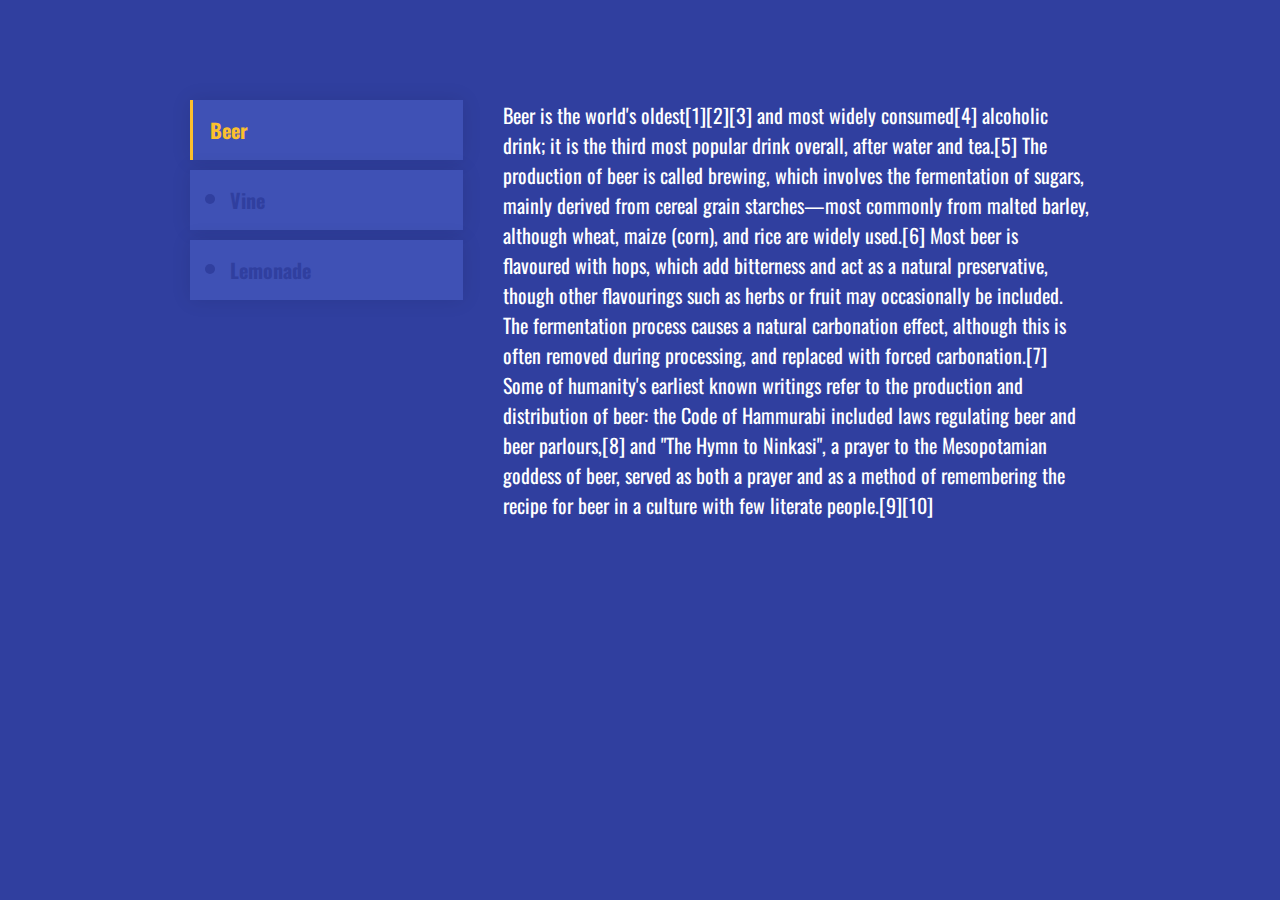
<file: accordion-tabs-with-animation/index.html>
<!DOCTYPE html>
<html >
<head>
  <meta charset="UTF-8">
  <title>Accordion / Tabs with animation</title>
  
  
  
      <link rel="stylesheet" href="css/style.css">

  
</head>

<body>
  <body>
 <div class="naccs">
  <div class="grid">
   <div class="gc gc--1-of-3">
    <div class="menu">
     <div class="active"><span class="light"></span><span>Beer</span></div>
     <div><span class="light"></span><span>Vine</span></div>
     <div><span class="light"></span><span>Lemonade</span></div>
    </div>
   </div>
   <div class="gc gc--2-of-3">
    <ul class="nacc">
     <li class="active">
      <div>
       <p>Beer is the world's oldest[1][2][3] and most widely consumed[4] alcoholic drink; it is the third most popular drink overall, after water and tea.[5] The production of beer is called brewing, which involves the fermentation of sugars, mainly derived
        from cereal grain starches—most commonly from malted barley, although wheat, maize (corn), and rice are widely used.[6] Most beer is flavoured with hops, which add bitterness and act as a natural preservative, though other flavourings such as
        herbs or fruit may occasionally be included. The fermentation process causes a natural carbonation effect, although this is often removed during processing, and replaced with forced carbonation.[7] Some of humanity's earliest known writings refer
        to the production and distribution of beer: the Code of Hammurabi included laws regulating beer and beer parlours,[8] and "The Hymn to Ninkasi", a prayer to the Mesopotamian goddess of beer, served as both a prayer and as a method of remembering
        the recipe for beer in a culture with few literate people.[9][10]</p>
      </div>
     </li>
     <li>
      <div>
       <p>A vine (Latin vīnea "grapevine", "vineyard", from vīnum "wine") in the narrowest sense is the grapevine (Vitis), but more generally it can refer to any plant with a growth habit of trailing or scandent (that is, climbing) stems, lianas or runners.
        The word also can refer to such stems or runners themselves, for instance when used in wicker work.[1][2] In the United Kingdom, the term "vine" applies almost exclusively to the grapevine. The term "climber" is used for all climbing plants.[3]</p>
      </div>
     </li>
     <li>
      <div>
       <p>Lemonade is any of various sweetened beverages found around the world, all characterized by lemon flavor. Most lemonade varieties can be separated into two distinct types: cloudy and clear; each is known simply as "lemonade" (or a cognate) in countries
        where dominant.[1] Cloudy lemonade, generally found in North America and India, is a traditionally homemade drink made with lemon juice, water, and sweetener such as cane sugar or honey.[2] Found in the United Kingdom, Ireland, South Africa, Australia,
        and New Zealand, clear lemonade is a lemon flavoured carbonated soft drink. Not to be confused with Sprite a lemon-lime flavored, soft drink.</p>
      </div>
     </li>
    </ul>
   </div>
  </div>
 </div>
</body>
  <script src='https://cdnjs.cloudflare.com/ajax/libs/jquery/3.1.1/jquery.min.js'></script>

    <script src="js/index.js"></script>

</body>
</html>
</file>
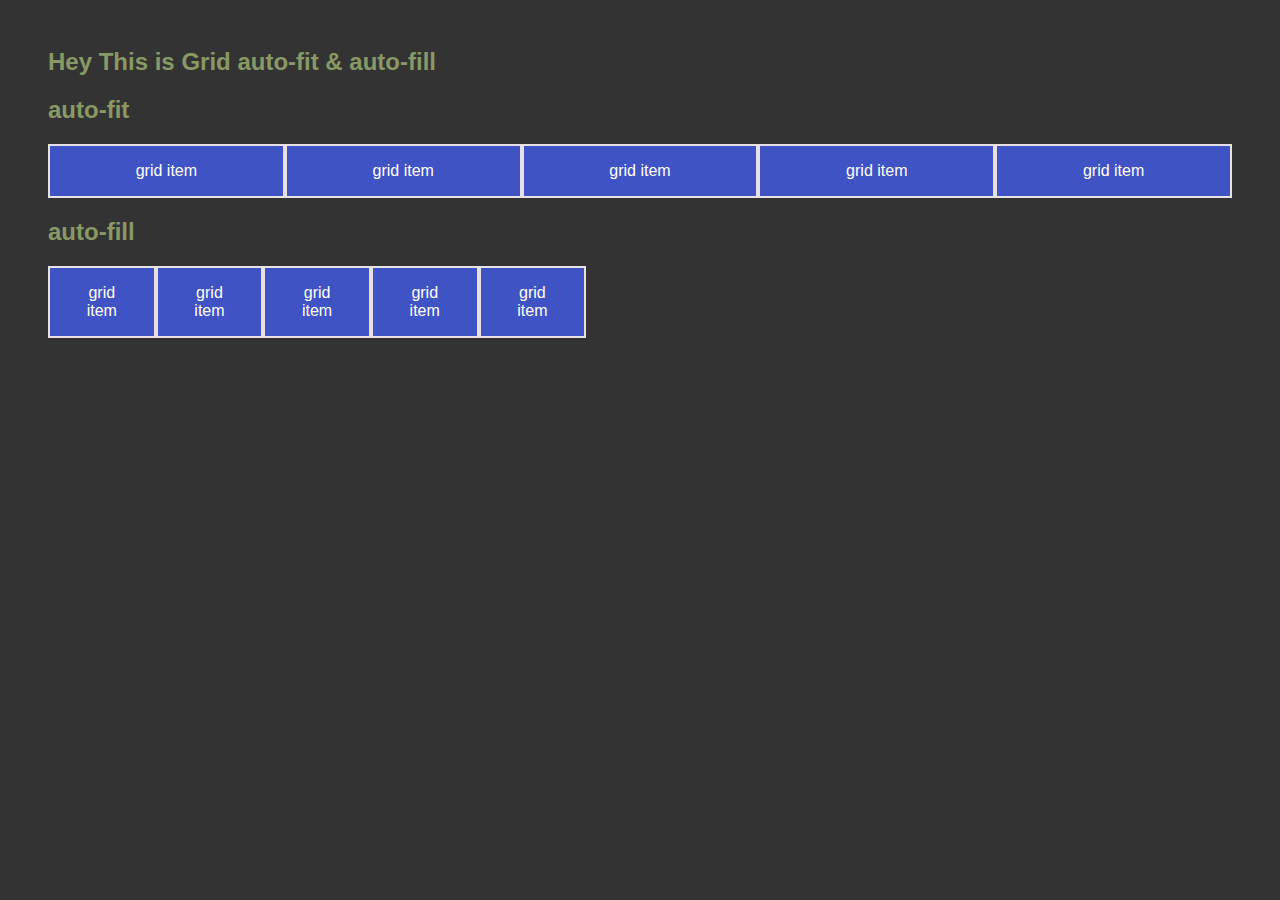
<file: auto-fit auto-fill/index.html>
<!DOCTYPE html>

<head>
    <meta charset="utf-8">
    <meta http-equiv="X-UA-Compatible" content="IE=edge">
    <title></title>
    <meta name="description" content="">
    <meta name="viewport" content="width=device-width, initial-scale=1">
    <link rel="stylesheet" href="style.css">
</head>

<body>
    <h2>Hey This is Grid auto-fit & auto-fill</h2>
    <h2>auto-fit</h2>
    <div class="auto-fit">
        <div class="grid-item">grid item</div>
        <div class="grid-item">grid item</div>
        <div class="grid-item">grid item</div>
        <div class="grid-item">grid item</div>
        <div class="grid-item">grid item</div>
    </div>

    <h2>auto-fill</h2>
    <div class="auto-fill">
        <div class="grid-item">grid item</div>
        <div class="grid-item">grid item</div>
        <div class="grid-item">grid item</div>
        <div class="grid-item">grid item</div>
        <div class="grid-item">grid item</div>
    </div>

    <script src=""></script>
</body>

</html>
</file>
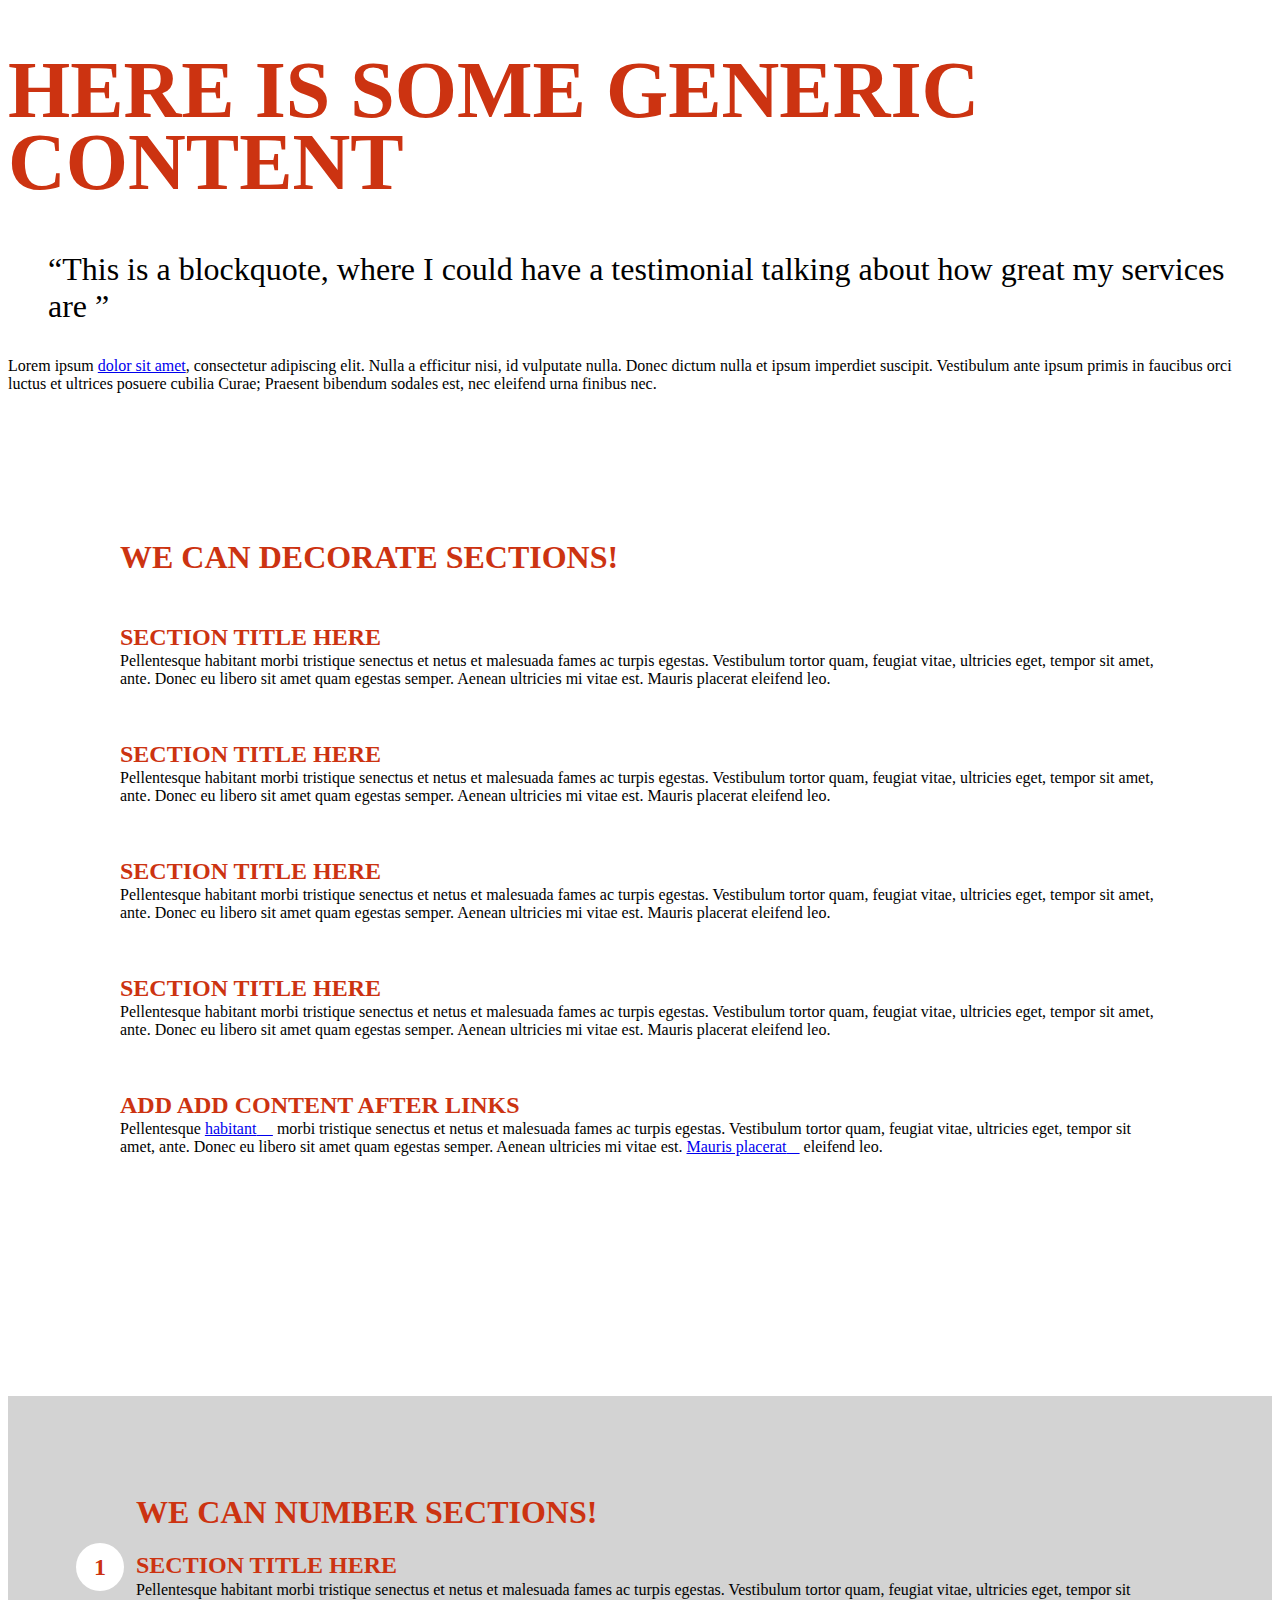
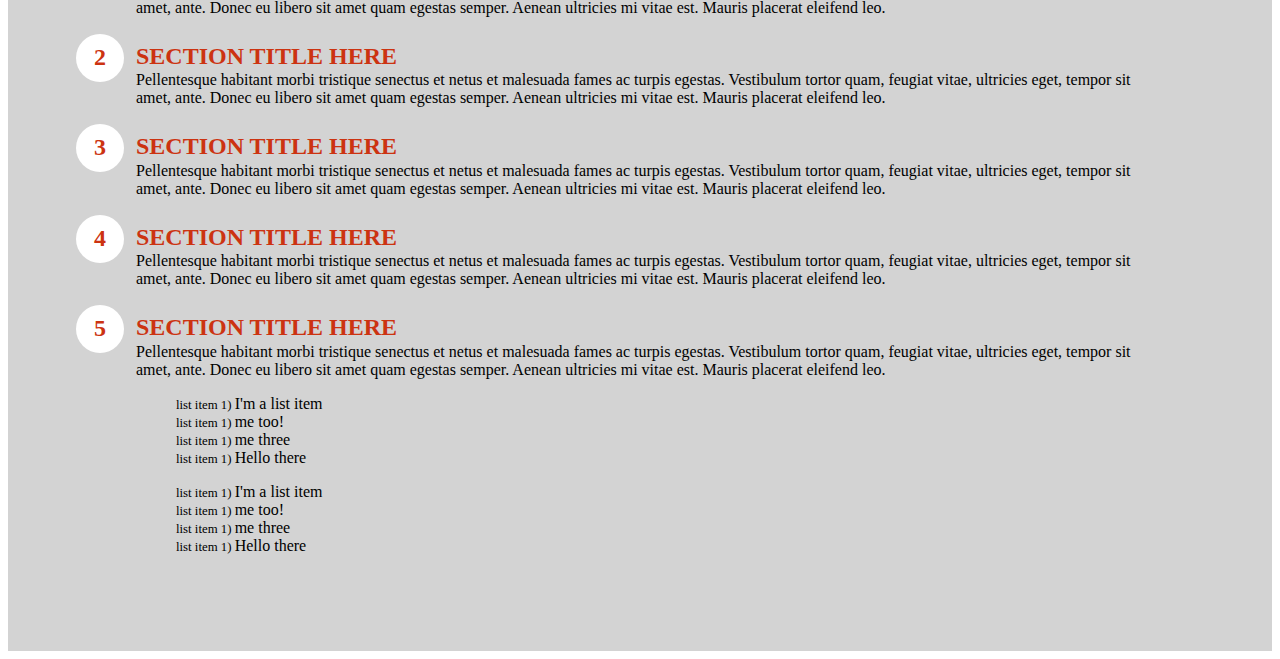
<file: CSS before after KevPow/index.html>
<!DOCTYPE html>
<html>

<head>
    <meta charset="utf-8">
    <meta http-equiv="X-UA-Compatible" content="IE=edge">
    <title></title>
    <meta name="description" content="">
    <meta name="viewport" content="width=device-width, initial-scale=1">
    <link rel="stylesheet" href="style.css">
</head>

<body>
    <h1 class="intro">Here is some generic content</h1>

    <blockquote>This is a blockquote, where I could have a testimonial talking about how great my services are
    </blockquote>

    <p>Lorem ipsum <a href="#" data-tool-tip="a cool tool tip">dolor sit amet</a>, consectetur adipiscing elit. Nulla a
        efficitur nisi, id vulputate nulla. Donec dictum nulla et ipsum imperdiet suscipit. Vestibulum ante ipsum primis
        in
        faucibus orci luctus et ultrices posuere cubilia Curae; Praesent bibendum sodales est, nec eleifend urna finibus
        nec. </p>


    <div class="decorations">
        <h1>We can decorate sections!</h1>
        <h2 class="section-with-deco">Section title here</h2>
        <p>Pellentesque habitant morbi tristique senectus et netus et malesuada fames ac turpis egestas. Vestibulum
            tortor
            quam, feugiat vitae, ultricies eget, tempor sit amet, ante. Donec eu libero sit amet quam egestas semper.
            Aenean
            ultricies mi vitae est. Mauris placerat eleifend leo.</p>
        <h2 class="section-with-deco">Section title here</h2>
        <p>Pellentesque habitant morbi tristique senectus et netus et malesuada fames ac turpis egestas. Vestibulum
            tortor
            quam, feugiat vitae, ultricies eget, tempor sit amet, ante. Donec eu libero sit amet quam egestas semper.
            Aenean
            ultricies mi vitae est. Mauris placerat eleifend leo.</p>
        <h2 class="section-with-deco">Section title here</h2>
        <p>Pellentesque habitant morbi tristique senectus et netus et malesuada fames ac turpis egestas. Vestibulum
            tortor
            quam, feugiat vitae, ultricies eget, tempor sit amet, ante. Donec eu libero sit amet quam egestas semper.
            Aenean
            ultricies mi vitae est. Mauris placerat eleifend leo.</p>
        <h2 class="section-with-deco">Section title here</h2>
        <p>Pellentesque habitant morbi tristique senectus et netus et malesuada fames ac turpis egestas. Vestibulum
            tortor
            quam, feugiat vitae, ultricies eget, tempor sit amet, ante. Donec eu libero sit amet quam egestas semper.
            Aenean
            ultricies mi vitae est. Mauris placerat eleifend leo.</p>
        <h2 class="section-with-deco">Add add content after links</h2>
        <p>Pellentesque <a href="example.pdf">habitant</a> morbi tristique senectus et netus et malesuada fames ac
            turpis
            egestas. Vestibulum tortor quam, feugiat vitae, ultricies eget, tempor sit amet, ante. Donec eu libero sit
            amet
            quam egestas semper. Aenean ultricies mi vitae est. <a href="https://#" target="_blank">Mauris placerat</a>
            eleifend leo.</p>
    </div>


    <div class="counters">
        <h1>We can number sections!</h1>
        <h2 class="section">Section title here</h2>
        <p>Pellentesque habitant morbi tristique senectus et netus et malesuada fames ac turpis egestas. Vestibulum
            tortor
            quam, feugiat vitae, ultricies eget, tempor sit amet, ante. Donec eu libero sit amet quam egestas semper.
            Aenean
            ultricies mi vitae est. Mauris placerat eleifend leo.</p>
        <h2 class="section">Section title here</h2>
        <p>Pellentesque habitant morbi tristique senectus et netus et malesuada fames ac turpis egestas. Vestibulum
            tortor
            quam, feugiat vitae, ultricies eget, tempor sit amet, ante. Donec eu libero sit amet quam egestas semper.
            Aenean
            ultricies mi vitae est. Mauris placerat eleifend leo.</p>
        <h2 class="section">Section title here</h2>
        <p>Pellentesque habitant morbi tristique senectus et netus et malesuada fames ac turpis egestas. Vestibulum
            tortor
            quam, feugiat vitae, ultricies eget, tempor sit amet, ante. Donec eu libero sit amet quam egestas semper.
            Aenean
            ultricies mi vitae est. Mauris placerat eleifend leo.</p>
        <h2 class="section">Section title here</h2>
        <p>Pellentesque habitant morbi tristique senectus et netus et malesuada fames ac turpis egestas. Vestibulum
            tortor
            quam, feugiat vitae, ultricies eget, tempor sit amet, ante. Donec eu libero sit amet quam egestas semper.
            Aenean
            ultricies mi vitae est. Mauris placerat eleifend leo.</p>
        <h2 class="section">Section title here</h2>
        <p>Pellentesque habitant morbi tristique senectus et netus et malesuada fames ac turpis egestas. Vestibulum
            tortor
            quam, feugiat vitae, ultricies eget, tempor sit amet, ante. Donec eu libero sit amet quam egestas semper.
            Aenean
            ultricies mi vitae est. Mauris placerat eleifend leo.</p>
        <ol>
            <li>I'm a list item</li>
            <li>me too!</li>
            <li>me three</li>
            <li>Hello there</li>
        </ol>
        <ol>
            <li>I'm a list item</li>
            <li>me too!</li>
            <li>me three</li>
            <li>Hello there</li>
        </ol>
    </div>


    <script src="" async defer></script>
</body>

</html>
</file>
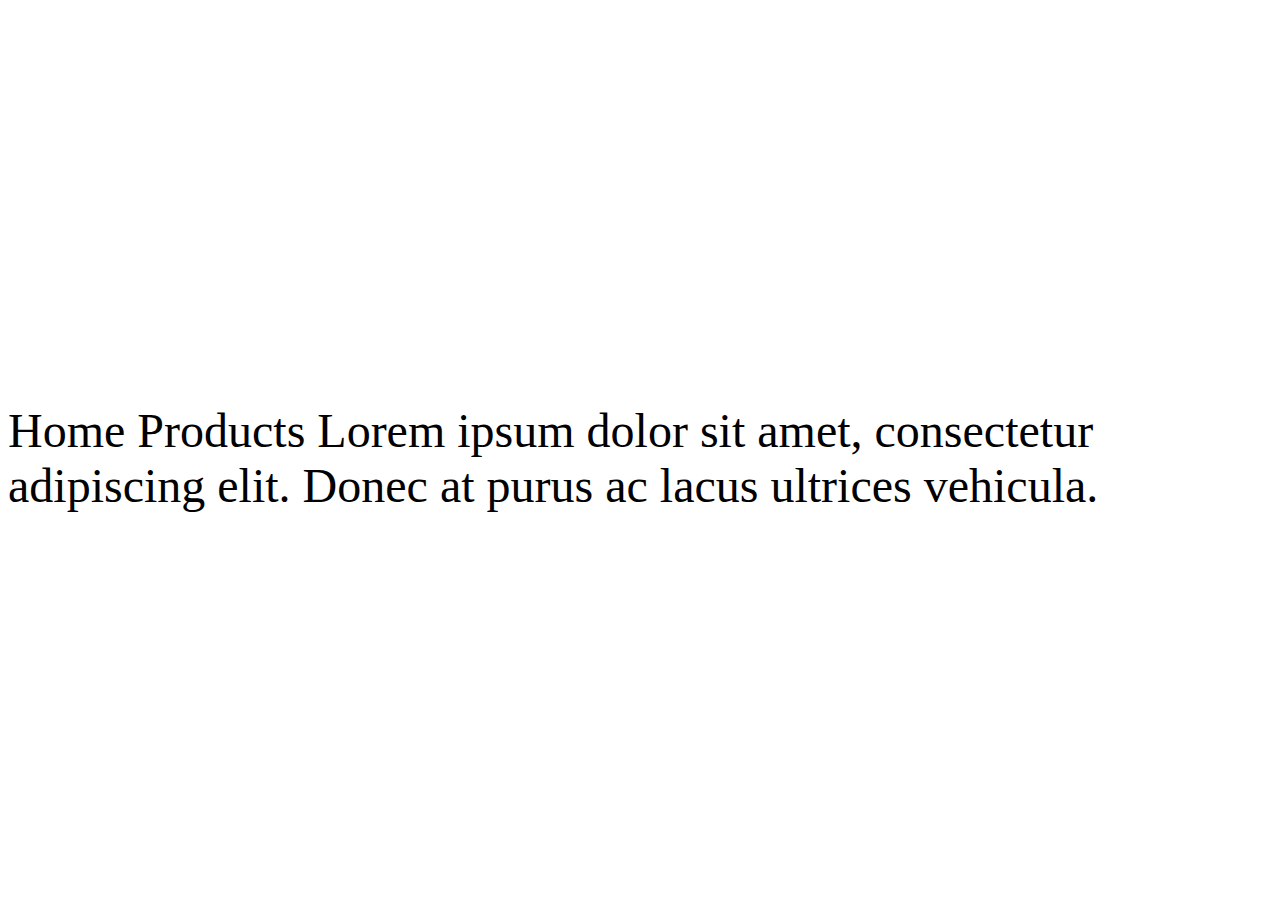
<file: CSS before after/index.html>
<!doctype>
<html>

<head>
    <link rel="stylesheet" href="style.css">
</head>

<body>
    <!-- <h5>This is CSS :before :after</h5><br> -->

    <!-- <p> paragraph text </p>
    <br>

    <!-- <p> paragraph text One </p>

    <a>Johnson is a developer
        who also likes cooking</a>
    <br> -->

    <!-- Home
    Team
    Developers -->

    Home
    Products
    Lorem ipsum dolor sit amet, consectetur
    adipiscing elit. Donec at purus ac lacus
    ultrices vehicula.


</body>

</html>
</file>
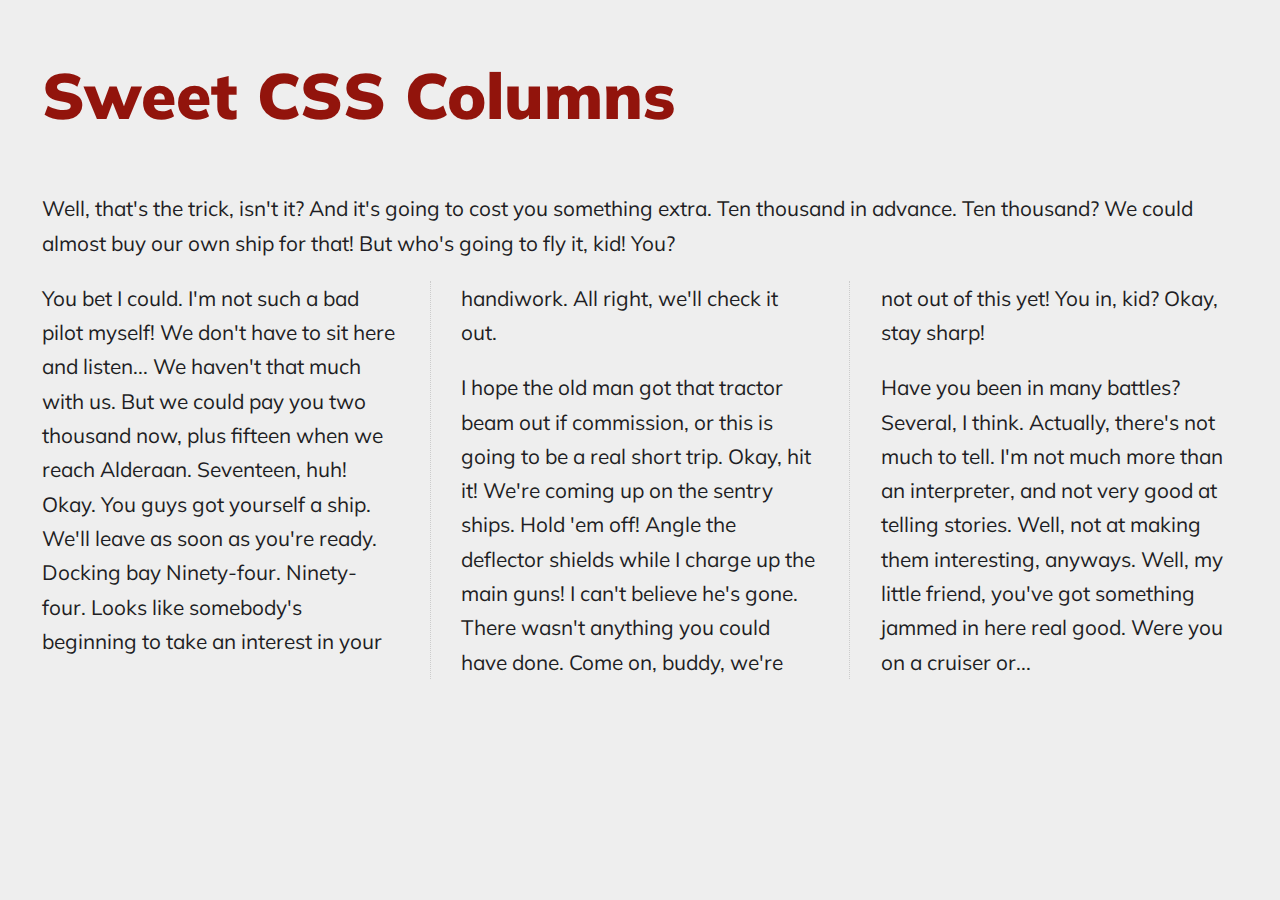
<file: CSS Columns/index.html>
<!DOCTYPE html>
<html lang="en">
<head>
    <meta charset="UTF-8">
    <meta name="viewport" content="width=device-width, initial-scale=1.0">
    <meta http-equiv="X-UA-Compatible" content="ie=edge">
    <link rel="stylesheet" href="style.css">
    <title>CSS Columns</title>
</head>
<body>
    <h1>Sweet CSS Columns</h1>
<div class="columns">
  <p class="intro">Well, that's the trick, isn't it? And it's going to cost you something extra. Ten thousand in advance. Ten thousand? We could almost buy our own ship for that! But who's going to fly it, kid! You?</p> 
  <p>You bet I could. I'm not such a bad pilot myself! We don't have to sit here and listen... We haven't that much with us. But we could pay you two thousand now, plus fifteen when we reach Alderaan. Seventeen, huh! Okay. You guys got yourself a ship. We'll leave as soon as you're ready. Docking bay Ninety-four. Ninety-four. Looks like somebody's beginning to take an interest in your handiwork. All right, we'll check it out.</p>  
  <p>I hope the old man got that tractor beam out if commission, or this is going to be a real short trip. Okay, hit it! We're coming up on the sentry ships. Hold 'em off! Angle the deflector shields while I charge up the main guns! I can't believe he's gone. There wasn't anything you could have done. Come on, buddy, we're not out of this yet! You in, kid? Okay, stay sharp!</p>
  <p>Have you been in many battles? Several, I think. Actually, there's not much to tell. I'm not much more than an interpreter, and not very good at telling stories. Well, not at making them interesting, anyways. Well, my little friend, you've got something jammed in here real good. Were you on a cruiser or...</p>
</div>
</body>
</html>
</file>
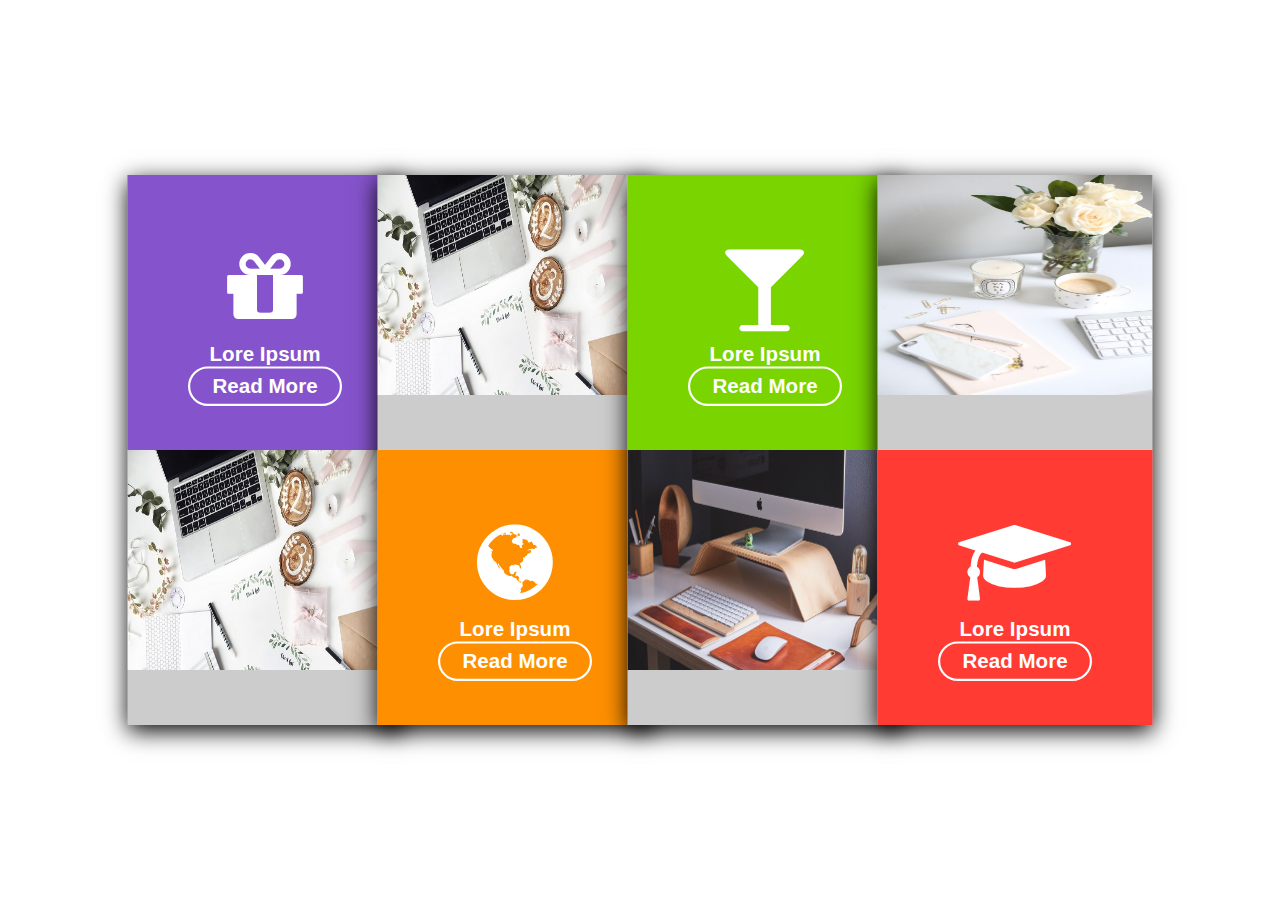
<file: CSS-HoverEffects/index.html>
<!DOCTYPE html>
<html lang="en">
<head>
    <meta charset="UTF-8">
    <meta name="viewport" content="width=device-width, initial-scale=1.0">
    <meta http-equiv="X-UA-Compatible" content="ie=edge">
    <title>CSS-Hover Effects</title>
    <link rel="stylesheet" type="text/css" href="style.css">
    <link href="https://cdnjs.cloudflare.com/ajax/libs/font-awesome/4.7.0/css/font-awesome.min.css" rel="stylesheet">
</head>
<body>
<div class="container">
    <div class="box">
      <div class="thumb">
          <img src="images/img3.jpg">
     </div> <!-- thumb -->
     <div class="details">
       <div class="content">
        <i class="fa fa-gift" aria-hidden="true"></i>
        <h3>Lore Ipsum
            <a href="#"> Read More</a>
        </h3>
    
    </div>  <!-- content -->
     </div>
    </div> <!-- box -->

    <div class="box">
            <div class="thumb">
                <img src="images/img1.jpg">
           </div> <!-- thumb -->
           <div class="details">
             <div class="content">
              <i class="fa fa-globe" aria-hidden="true"></i>
              <h3>Lore Ipsum
                  <a href="#"> Read More</a>
              </h3>
          
          </div>  <!-- content -->
      
           </div>
          </div> <!-- box -->

          <div class="box">
                <div class="thumb">
                    <img src="images/img2.jpg">
               </div> <!-- thumb -->
               <div class="details">
                 <div class="content">
                  <i class="fa fa-glass" aria-hidden="true"></i>
                  <h3>Lore Ipsum
                      <a href="#"> Read More</a>
                  </h3>
              
              </div>  <!-- content -->
          
               </div>
              </div> <!-- box -->
              <div class="box">
                    <div class="thumb">
                        <img src="images/img4.jpg">
                   </div> <!-- thumb -->
                   <div class="details">
                     <div class="content">
                      <i class="fa fa-graduation-cap" aria-hidden="true"></i>
                      <h3>Lore Ipsum
                          <a href="#"> Read More</a>
                      </h3>
                  
                  </div>  <!-- content -->
              
                   </div>
                  </div> <!-- box -->

</div> <!-- container -->
</body>
</html>
</file>
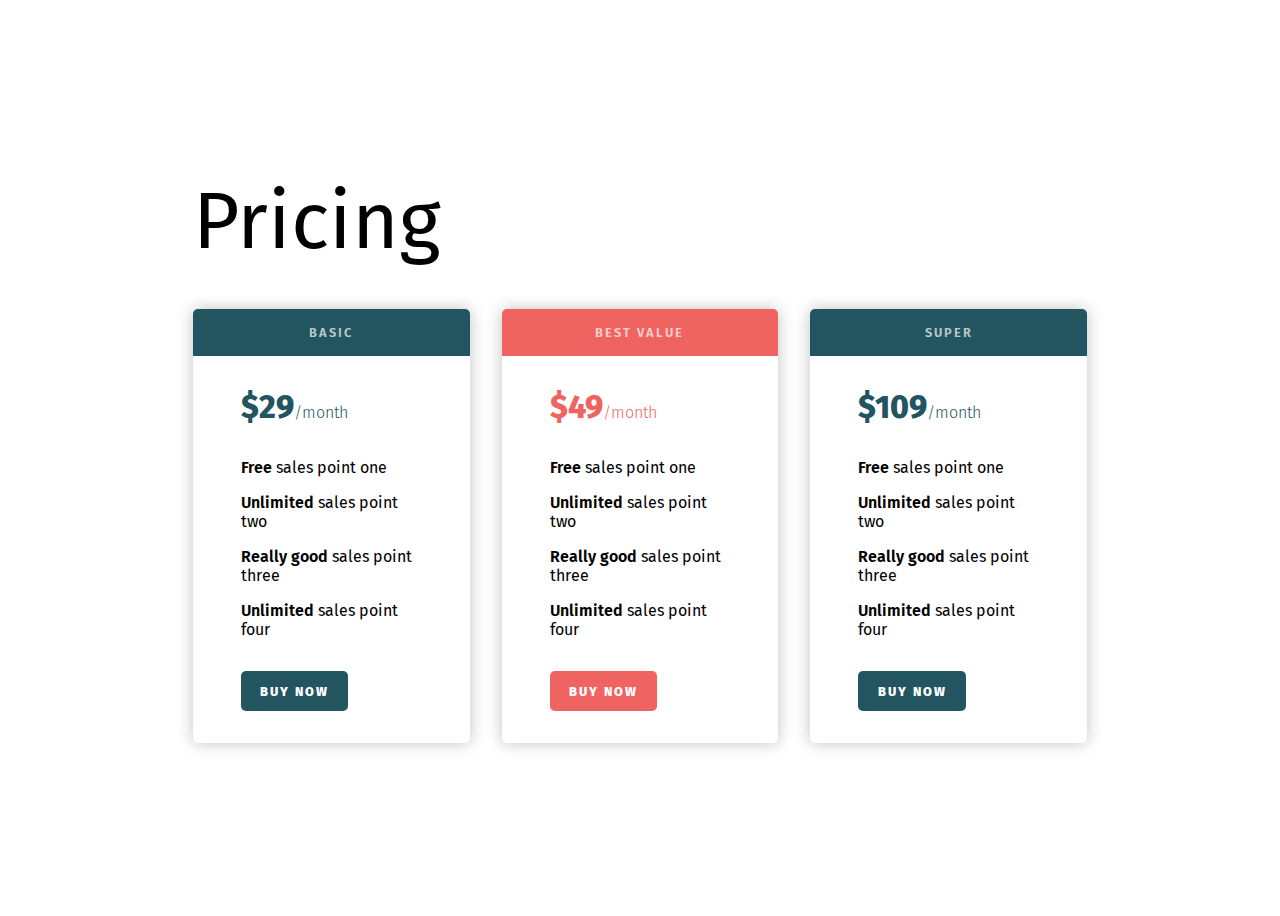
<file: CSS-Pricing/index.html>
<!DOCTYPE html>
<html lang="en">
<head>
    <meta charset="UTF-8">
    <meta name="viewport" content="width=device-width, initial-scale=1.0">
    <link rel="stylesheet" href="style.css"
    <meta http-equiv="X-UA-Compatible" content="ie=edge">
    <title>CSS-Var-Pricing</title>
</head>
<body>
        <section class="pricing">
                <div class="container">
                  <h2>Pricing</h2>
              
                  <div class="pricing__grid">
                    <div class="card">
                      <h3 class="card__title">Basic</h3>
                      <p class="card__price">$29<span>/month</span></p>
                      <div class="card__body">
                        <p><strong>Free</strong> sales point one</p>
                        <p><strong>Unlimited</strong> sales point two</p>
                        <p><strong>Really good</strong> sales point three</p>
                        <p><strong>Unlimited</strong> sales point four</p>
                        <a href="#" class="button button--card">Buy now</a>
                      </div>
                    </div>
              
                    <div class="card card--important">
                      <h3 class="card__title">Best Value</h3>
                      <p class="card__price">$49<span>/month</span></p>
                      <div class="card__body">
                        <p><strong>Free</strong> sales point one</p>
                        <p><strong>Unlimited</strong> sales point two</p>
                        <p><strong>Really good</strong> sales point three</p>
                        <p><strong>Unlimited</strong> sales point four</p>
                        <a href="#" class="button button--card">Buy now</a>
                      </div>
                    </div>
              
                    <div class="card">
                      <h3 class="card__title">Super</h3>
                      <p class="card__price">$109<span>/month</span></p>
                      <div class="card__body">
                        <p><strong>Free</strong> sales point one</p>
                        <p><strong>Unlimited</strong> sales point two</p>
                        <p><strong>Really good</strong> sales point three</p>
                        <p><strong>Unlimited</strong> sales point four</p>
                        <a href="#" class="button button--card">Buy now</a>
                      </div>
                    </div>
                  </div>
                  
                </div>
                
              </section>
    
</body>
</html>
</file>
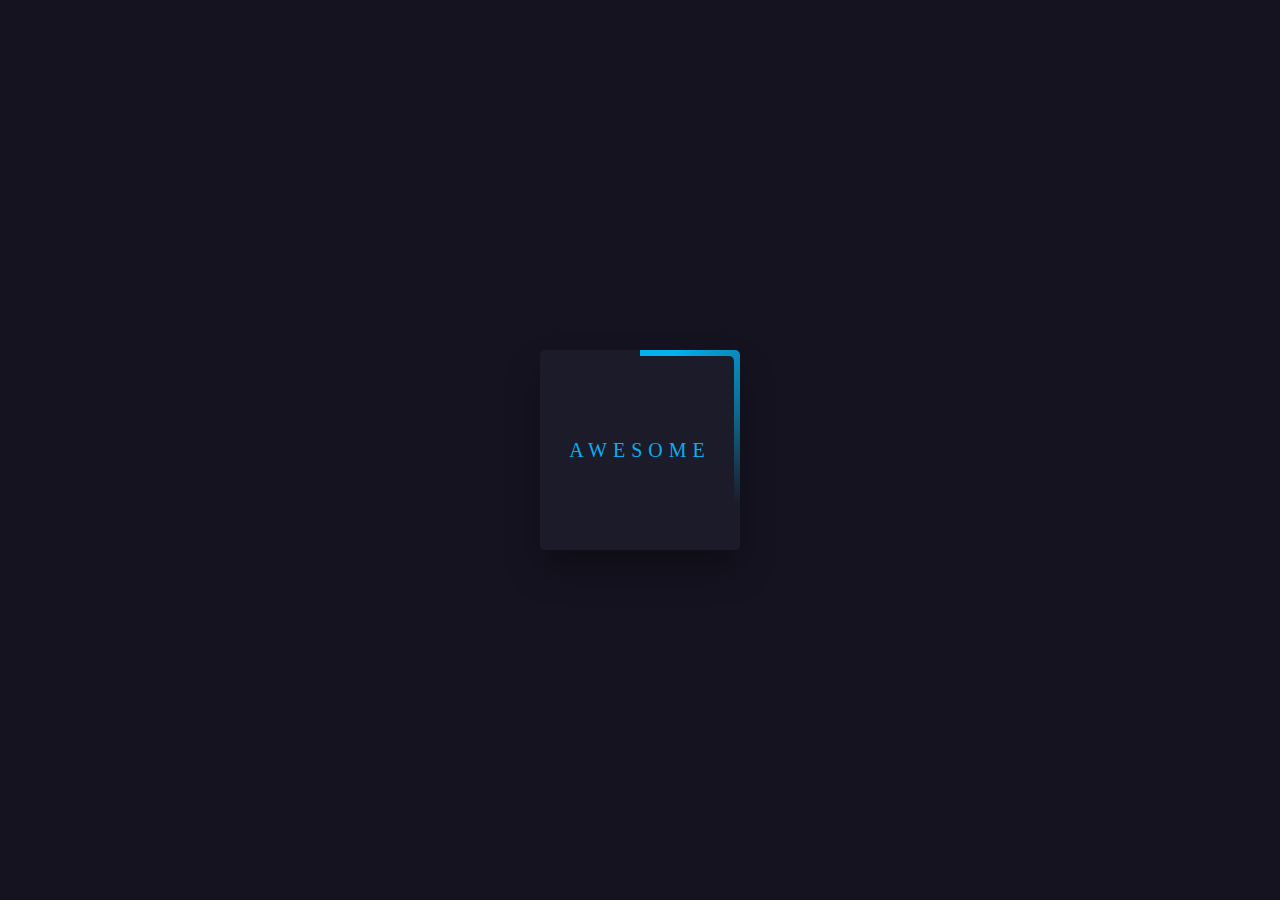
<file: Rotating Borders/index.html>
<!DOCTYPE html>
<html>
<head>
    <title>CSS Border Animation</title>
    <!--Google Font-->
    <link href="https://fonts.googleapis.com/css2?family=Poppins:wght@700&display=swap" rel="stylesheet">
    <!--Stylesheet-->
    <link rel="stylesheet" href="style.css">
</head>
<body>
    <div></div>
</body>
</html>
</file>
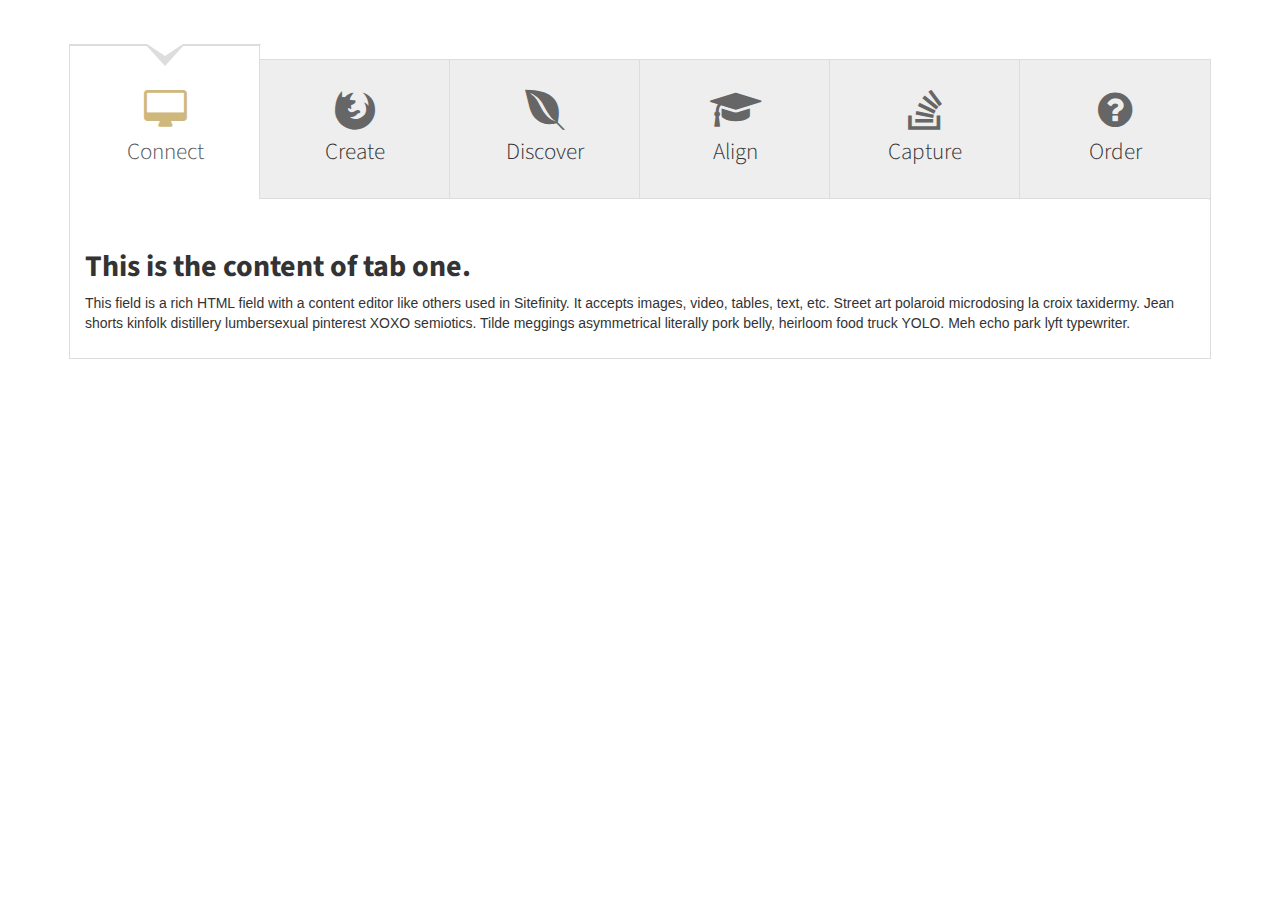
<file: tabs-featured/index.html>
<!DOCTYPE html>
<html >
<head>
  <meta charset="UTF-8">
  <title>Featured Tabs</title>
  
  
  <link rel='stylesheet prefetch' href='https://maxcdn.bootstrapcdn.com/bootstrap/3.3.5/css/bootstrap.min.css'>
<link rel='stylesheet prefetch' href='https://maxcdn.bootstrapcdn.com/font-awesome/4.7.0/css/font-awesome.min.css'>
<link rel='stylesheet prefetch' href='https://fonts.googleapis.com/css?family=Source+Sans+Pro:400,200,300,700'>

      <link rel="stylesheet" href="css/style.css">

  
</head>

<body>
  <div class="container"> 
<section id="fancyTabWidget" class="tabs t-tabs">
        <ul class="nav nav-tabs fancyTabs" role="tablist">
        
                    <li class="tab fancyTab active">
                    <div class="arrow-down"><div class="arrow-down-inner"></div></div>	
                        <a id="tab0" href="#tabBody0" role="tab" aria-controls="tabBody0" aria-selected="true" data-toggle="tab" tabindex="0"><span class="fa fa-desktop"></span><span class="hidden-xs">Connect</span></a>
                    	<div class="whiteBlock"></div>
                    </li>
                    
                    <li class="tab fancyTab">
                    <div class="arrow-down"><div class="arrow-down-inner"></div></div>
                        <a id="tab1" href="#tabBody1" role="tab" aria-controls="tabBody1" aria-selected="true" data-toggle="tab" tabindex="0"><span class="fa fa-firefox"></span><span class="hidden-xs">Create</span></a>
                        <div class="whiteBlock"></div>
                    </li>
                    
                    <li class="tab fancyTab">
                    <div class="arrow-down"><div class="arrow-down-inner"></div></div>
                        <a id="tab2" href="#tabBody2" role="tab" aria-controls="tabBody2" aria-selected="true" data-toggle="tab" tabindex="0"><span class="fa fa-envira"></span><span class="hidden-xs">Discover</span></a>
                        <div class="whiteBlock"></div>
                    </li>
                    
                    <li class="tab fancyTab">
                    <div class="arrow-down"><div class="arrow-down-inner"></div></div>
                        <a id="tab3" href="#tabBody3" role="tab" aria-controls="tabBody3" aria-selected="true" data-toggle="tab" tabindex="0"><span class="fa fa-mortar-board"></span><span class="hidden-xs">Align</span></a>
                        <div class="whiteBlock"></div>
                    </li> 
                         
                    <li class="tab fancyTab">
                    <div class="arrow-down"><div class="arrow-down-inner"></div></div>
                        <a id="tab4" href="#tabBody4" role="tab" aria-controls="tabBody4" aria-selected="true" data-toggle="tab" tabindex="0"><span class="fa fa-stack-overflow"></span><span class="hidden-xs">Capture</span></a>
                        <div class="whiteBlock"></div>
                    </li>
                    
                    <li class="tab fancyTab">
                    <div class="arrow-down"><div class="arrow-down-inner"></div></div>
                        <a id="tab5" href="#tabBody5" role="tab" aria-controls="tabBody5" aria-selected="true" data-toggle="tab" tabindex="0"><span class="fa fa-question-circle"></span><span class="hidden-xs">Order</span></a>
                        <div class="whiteBlock"></div>
                    </li>
        </ul>
        <div id="myTabContent" class="tab-content fancyTabContent" aria-live="polite">
                    <div class="tab-pane  fade active in" id="tabBody0" role="tabpanel" aria-labelledby="tab0" aria-hidden="false" tabindex="0">
                        <div>
                        	<div class="row">
                            	
                                <div class="col-md-12">
                        			<h2>This is the content of tab one.</h2>
                                    <p>This field is a rich HTML field with a content editor like others used in Sitefinity. It accepts images, video, tables, text, etc. Street art polaroid microdosing la croix taxidermy. Jean shorts kinfolk distillery lumbersexual pinterest XOXO semiotics. Tilde meggings asymmetrical literally pork belly, heirloom food truck YOLO. Meh echo park lyft typewriter. </p>
                                </div>
                                
                            </div>
                        </div>
                    </div>
                    <div class="tab-pane  fade" id="tabBody1" role="tabpanel" aria-labelledby="tab1" aria-hidden="true" tabindex="0">
                        <div class="row">
                            	
                                <div class="col-md-12">
                        			<h2>This is the content of tab two.</h2>
                                    <p>This field is a rich HTML field with a content editor like others used in Sitefinity. It accepts images, video, tables, text, etc. Street art polaroid microdosing la croix taxidermy. Jean shorts kinfolk distillery lumbersexual pinterest XOXO semiotics. Tilde meggings asymmetrical literally pork belly, heirloom food truck YOLO. Meh echo park lyft typewriter. </p>
                                   
                                </div>
                            </div>
                    </div>
                    <div class="tab-pane  fade" id="tabBody2" role="tabpanel" aria-labelledby="tab2" aria-hidden="true" tabindex="0">
                        <div class="row">
                                <div class="col-md-12">
                        			<h2>This is the content of tab three.</h2>
                                    <p>This field is a rich HTML field with a content editor like others used in Sitefinity. It accepts images, video, tables, text, etc. Street art polaroid microdosing la croix taxidermy. Jean shorts kinfolk distillery lumbersexual pinterest XOXO semiotics. Tilde meggings asymmetrical literally pork belly, heirloom food truck YOLO. Meh echo park lyft typewriter. </p>
                                  
                                </div>
                            </div>
                    </div>
                    <div class="tab-pane  fade" id="tabBody3" role="tabpanel" aria-labelledby="tab3" aria-hidden="true" tabindex="0">
                    <div class="row">
                        <div class="col-md-12">
                        			<h2>This is the content of tab four.</h2>
                                    <p>This field is a rich HTML field with a content editor like others used in Sitefinity. It accepts images, video, tables, text, etc. Street art polaroid microdosing la croix taxidermy. Jean shorts kinfolk distillery lumbersexual pinterest XOXO semiotics. Tilde meggings asymmetrical literally pork belly, heirloom food truck YOLO. Meh echo park lyft typewriter. </p>
                                  
                                </div>
                            </div>
                    </div>
                    <div class="tab-pane  fade" id="tabBody4" role="tabpanel" aria-labelledby="tab4" aria-hidden="true" tabindex="0">
                    <div class="row">
                        <div class="col-md-12">
                        			<h2>This is the content of tab five.</h2>
                                    <p>This field is a rich HTML field with a content editor like others used in Sitefinity. It accepts images, video, tables, text, etc. Street art polaroid microdosing la croix taxidermy. Jean shorts kinfolk distillery lumbersexual pinterest XOXO semiotics. Tilde meggings asymmetrical literally pork belly, heirloom food truck YOLO. Meh echo park lyft typewriter. </p>
                                  
                                </div>
                            </div>
                    </div>
                    <div class="tab-pane  fade" id="tabBody5" role="tabpanel" aria-labelledby="tab5" aria-hidden="true" tabindex="0">
                    <div class="row">
                        <div class="col-md-12">
                        			<h2>This is the content of tab six.</h2>
                                    <p>This field is a rich HTML field with a content editor like others used in Sitefinity. It accepts images, video, tables, text, etc. Street art polaroid microdosing la croix taxidermy. Jean shorts kinfolk distillery lumbersexual pinterest XOXO semiotics. Tilde meggings asymmetrical literally pork belly, heirloom food truck YOLO. Meh echo park lyft typewriter. </p>
                                  
                                </div>
                            </div>
                    </div>
        </div>

    </section>
</div>
  <script src='http://cdnjs.cloudflare.com/ajax/libs/jquery/2.1.3/jquery.min.js'></script>
<script src='https://maxcdn.bootstrapcdn.com/bootstrap/3.3.7/js/bootstrap.min.js'></script>

    <script src="js/index.js"></script>

</body>
</html>
</file>
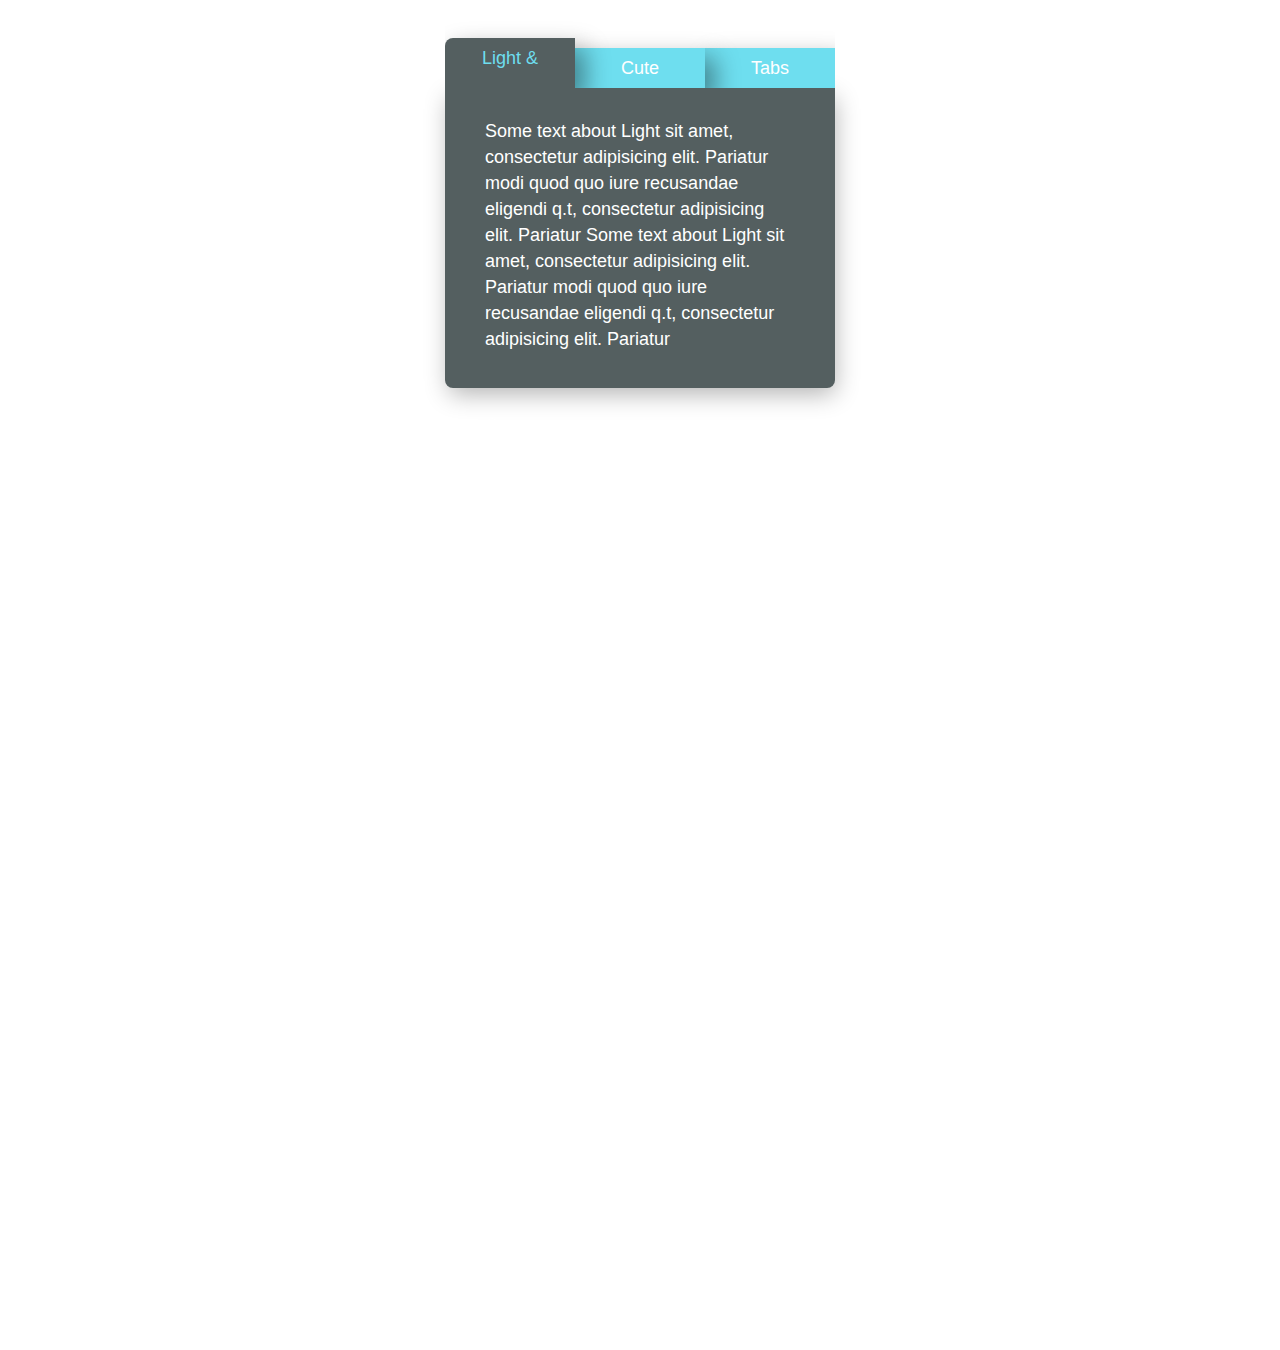
<file: tabs-light-sexy/index.html>
<!DOCTYPE html>
<html >
<head>
  <meta charset="UTF-8">
  <title>Light & Sexy Tabs</title>
  
  
  
      <link rel="stylesheet" href="css/style.css">

  
</head>

<body>
  <div class="wrap">
  
  <ul class="tabs group">
    <li><a class="active" href="#/one">Light &</a></li>
    <li><a href="#/two">Cute</a></li>
    <li><a href="#/three">Tabs</a></li>
    <li><a href="#/four">Cute</a></li>
    <li><a href="#/five">Tabs</a></li>
  </ul>
  
  <div id="content">
    <p id="one">Some text about Light sit amet, consectetur adipisicing elit. Pariatur modi quod quo iure 
      recusandae eligendi q.t, consectetur adipisicing elit. Pariatur 
      Some text about Light sit amet, consectetur adipisicing elit. Pariatur modi quod quo iure recusandae eligendi q.t, consectetur adipisicing elit. Pariatur 
    </p>
    <p id="two">Cute  consectetur adipisicing elit. Pariatur modi quod quo iure recusandae eligendi q.t, consectetur adipisicing elit. Pariatur modi quod quo iureq
      Some text about Light sit amet, consectetur adipisicing elit. Pariatur modi quod quo iure recusandae eligendi q.t, consectetur adipisicing elit. Pariatur 
    </p>
    <p id="three">Tabs , consectetur adipisicing elit. Pariatur modi quod quo iure recusandae eligendi q.t, consectetur adipisicing elit. Pariatur modi quod quo iureq
      Some text about Light sit amet, consectetur adipisicing elit. Pariatur modi quod quo iure recusandae eligendi q.t, consectetur adipisicing elit. Pariatur 
    </p>
    <p id="four">Cute  consectetur adipisicing elit. Pariatur modi quod quo iure recusandae eligendi q.t, consectetur adipisicing elit. Pariatur modi quod quo iureq</p>
    <p id="five">Tabs , consectetur adipisicing elit. Pariatur modi quod quo iure recusandae eligendi q.t, consectetur adipisicing elit. Pariatur modi quod quo iureq</p>
  </div>
  
</div>
  <script src='http://cdnjs.cloudflare.com/ajax/libs/jquery/2.1.3/jquery.min.js'></script>

    <script src="js/index.js"></script>

</body>
</html>
</file>
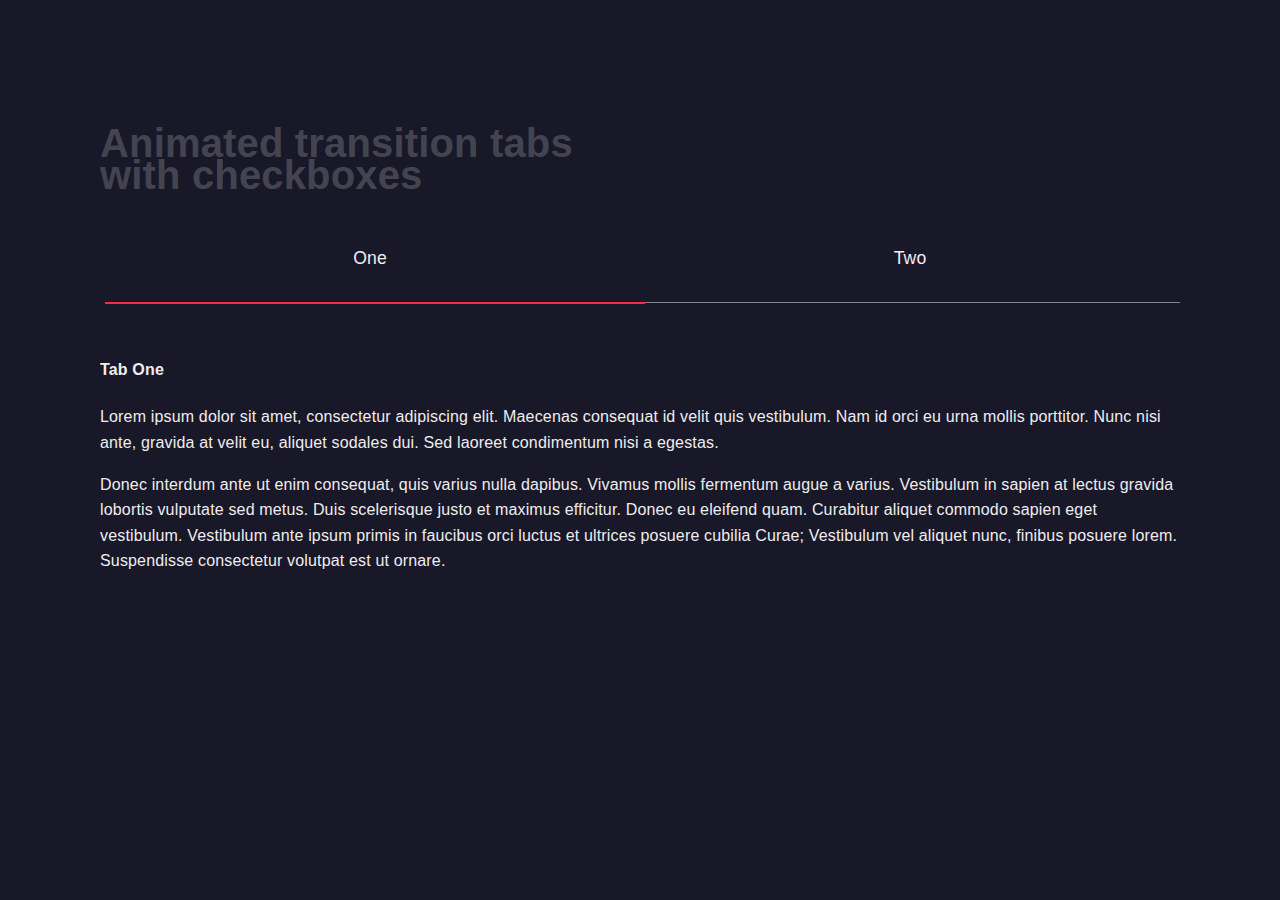
<file: tabs-pitaya-css/index.html>
<!DOCTYPE html>
<html >
<head>
  <meta charset="UTF-8">
  <title>Tabs. Pitaya CSS</title>
  
  
  
      <link rel="stylesheet" href="css/style.css">

  
</head>

<body>
  <h1>
    Animated transition tabs<br>
    with checkboxes
</h1>
<div class="tabs">
  <div class="tab-2">
    <label for="tab2-1">One</label>
    <input id="tab2-1" name="tabs-two" type="radio" checked="checked">
    <div>
      <h4>Tab One</h4>
      <p>Lorem ipsum dolor sit amet, consectetur adipiscing elit. Maecenas consequat id velit quis vestibulum. Nam id orci eu urna mollis porttitor. Nunc nisi ante, gravida at velit eu, aliquet sodales dui. Sed laoreet condimentum nisi a egestas.</p><p>Donec interdum ante ut enim consequat, quis varius nulla dapibus. Vivamus mollis fermentum augue a varius. Vestibulum in sapien at lectus gravida lobortis vulputate sed metus. Duis scelerisque justo et maximus efficitur. Donec eu eleifend quam. Curabitur aliquet commodo sapien eget vestibulum. Vestibulum ante ipsum primis in faucibus orci luctus et ultrices posuere cubilia Curae; Vestibulum vel aliquet nunc, finibus posuere lorem. Suspendisse consectetur volutpat est ut ornare.</p>
    </div>
  </div>
  <div class="tab-2">
    <label for="tab2-2">Two</label>
    <input id="tab2-2" name="tabs-two" type="radio">
    <div>
      <h4>Tab Two</h4>
      <p>Quisque sit amet turpis leo. Maecenas sed dolor mi. Pellentesque varius elit in neque ornare commodo ac non tellus. Mauris id iaculis quam. Donec eu felis quam. Morbi tristique lorem eget iaculis consectetur. Class aptent taciti sociosqu ad litora torquent per conubia nostra, per inceptos himenaeos. Aenean at tellus eget risus tempus ultrices. Nam condimentum nisi enim, scelerisque faucibus lectus sodales at.</p>
    </div>
  </div>
</div>
  
  
</body>
</html>
</file>
<file: accordion-tabs-with-animation/css/style.css>
@import url("https://fonts.googleapis.com/css?family=Oswald");
body {
  position: relative;
  font-family: 'Oswald', sans-serif;
  background: #303F9F;
  color: #fff;
  font-size: 20px;
}

.grid {
  list-style: none;
  margin-left: -40px;
}

.gc {
  box-sizing: border-box;
  display: inline-block;
  margin-right: -.25em;
  min-height: 1px;
  padding-left: 40px;
  vertical-align: top;
}

.gc--1-of-3 {
  width: 33.33333%;
}

.gc--2-of-3 {
  width: 66.66666%;
}

.naccs {
  position: relative;
  max-width: 900px;
  margin: 100px auto 0;
}

.naccs .menu div {
  padding: 15px 20px 15px 40px;
  margin-bottom: 10px;
  color: #303F9F;
  background: #3F51B5;
  box-shadow: 0 0 20px rgba(0, 0, 0, 0.1);
  cursor: pointer;
  position: relative;
  vertical-align: middle;
  font-weight: 700;
  -webkit-transition: 1s all cubic-bezier(0.075, 0.82, 0.165, 1);
  transition: 1s all cubic-bezier(0.075, 0.82, 0.165, 1);
}

.naccs .menu div:hover {
  box-shadow: 0 0 10px rgba(0, 0, 0, 0.1);
}

.naccs .menu div span.light {
  height: 10px;
  width: 10px;
  position: absolute;
  top: 24px;
  left: 15px;
  background-color: #303F9F;
  border-radius: 100%;
  -webkit-transition: 1s all cubic-bezier(0.075, 0.82, 0.165, 1);
  transition: 1s all cubic-bezier(0.075, 0.82, 0.165, 1);
}

.naccs .menu div.active span.light {
  background-color: #FBC02D;
  left: 0;
  height: 100%;
  width: 3px;
  top: 0;
  border-radius: 0;
}

.naccs .menu div.active {
  color: #FBC02D;
  padding: 15px 20px 15px 20px;
}

ul.nacc {
  position: relative;
  height: 0px;
  list-style: none;
  margin: 0;
  padding: 0;
  -webkit-transition: 0.5s all cubic-bezier(0.075, 0.82, 0.165, 1);
  transition: 0.5s all cubic-bezier(0.075, 0.82, 0.165, 1);
}

ul.nacc li {
  opacity: 0;
  -webkit-transform: translateX(50px);
          transform: translateX(50px);
  position: absolute;
  list-style: none;
  -webkit-transition: 1s all cubic-bezier(0.075, 0.82, 0.165, 1);
  transition: 1s all cubic-bezier(0.075, 0.82, 0.165, 1);
}

ul.nacc li.active {
  -webkit-transition-delay: .3s;
          transition-delay: .3s;
  z-index: 2;
  opacity: 1;
  -webkit-transform: translateX(0px);
          transform: translateX(0px);
}

ul.nacc li p {
  margin: 0;
}
</file>
<file: auto-fit auto-fill/style.css>
body {
    font-family: 'Raleway', sans-serif;
    color: #896;
    background: #333;
    margin: 3em;
}

/* .portfolio {
    padding: 1em;
    display: grid;
    grid-template-columns: repeat(autofill, minmax(200px, 1fr));
    grid-gap: 1/-1;
} */

.grid-item {
    background: rgb(63, 83, 197);
    color: white;
    text-align: center;
    padding: 1em 2em;
    border: 2px solid rgb(231, 225, 231);
}

.auto-fit {
    display: grid;
    grid-template-columns: repeat(auto-fit, minmax(100px, 1fr))
}

.auto-fill {
    display: grid;
    grid-template-columns: repeat(auto-fill, minmax(100px, 1fr))
}
</file>
<file: CSS before after KevPow/style.css>
@import url('https://fonts.googleapis.com/css?family=Unica+One|Vollkorn');

$ff-ss: 'Unica One';
$ff-s: 'Vollkorn';

$clr-red: #c31;
$clr-black: rgba(black, 1);
$clr-gray: rgba(black, .7);

body {
  font-size: 1rem;
  text-align: center;
  font-family: $ff-s;
  line-height: 1.4;
  color: $clr-gray;
}

h1, h2, h3, h4, h5 {
  font-family: $ff-ss;
  text-transform: uppercase;
  line-height: .9;
  color: #c31;
}

h2 {
  margin-top: 1.2em;
  margin-bottom: 0;
}

p {
  margin-top: .25em;
}

a {
  color: $clr-red;
}

.intro {
  font-size: 5rem;
}


blockquote {
  font-size: 2rem;
  color: $clr-black;
}

blockquote::before {
  content: open-quote;
}

blockquote::after {
  content: close-quote;
}

a[data-tool-tip] {
  position: relative;
}

a[data-tool-tip]::after {
  content: attr(data-tool-tip);
  display: block;
  position: absolute;
  background-color: $clr-gray;
  padding: 1em 3em;
  color: white;
  border-radius: 5px;
  font-size: .8em;
  bottom: 0;
  left: 0;
  white-space: nowrap;
  transform: scale(0);
  transition:
    transform ease-out 150ms,
    bottom ease-out 150ms;
}

a[data-tool-tip]:hover::after {
  transform: scale(1);
  bottom: 100%;
}

.decorations {
  padding: 7em;
}

.section-with-deco::before {
  font-family: 'Font Awesome 5 Free';
  font-weight: 900;
  content: '\f0e7';
  display: block;
  margin-bottom: 5px;
}

a[href$=".pdf"]::after {
  font-family: 'Font Awesome 5 Free';
  content: ' \f1c1'
}

a[href^="http"]::after {
  font-family: 'Font Awesome 5 Free';
  content: ' \f35d';
  font-weight: 900;
  font-size: .8em;
}

.counters {
  background: lightgray;
  text-align: left;
  padding: 5em 8em;
  margin-top: 7em;
  
  counter-reset: counter-name;
}

.section { position: relative; }

.section::before {
  counter-increment: counter-name;
  content: counter(counter-name);
  position: absolute;
  left: -2.5em;
  top: -.5em;
  background: white;
  width: 2em;
  height: 2em;
  border-radius: 50%;
  display: flex;
  justify-content: center;
  align-items: center;
  border: 3px solid $clr-gray;
  color: $clr-gray;
  box-sizing: border-box;
}



.counters ol {
  list-style: none;
}

.counters li::before {
  counter-increment: ordered-list;
  content: 'list item ' counter(ordered-list) ') ';
  font-size: .8em;
  color: $clr-red;
}
</file>
<file: CSS before after/style.css>
body {
    height: 100vh;
    display: flex;
    justify-content: center;
    align-items: center;
    font-size: 3rem;
}

/* p::before {
    content: "";
    background: red;
    display: block;
    width: 15px;
    height: 15px;
} */

/* p::before {
    content: "";
    display: block;
    background: url(icon.jpg) no-repeat;
    width: 20px;
    height: 20px;
    float: left;
    margin: 0 6px 0 0;
} */


/*
p:before {
    content: "this is";
    font-weight: bold;
    font-style: italic;
}

p:after {
    content: "that is";
    font-weight: bold;
    font-style: italic;
} */

/* 

a {
    text-decoration: none;
    font-weight: bold;
    color: rgb(221, 46, 46);
}

a::after {
    content: "";
    display: inline-block;
    background: url("icon.jpg") no-repeat top-right;
    width: 14px;
    height: 12px;
} */

/* a {
    text-decoration: none;
    font-weight: bold;
    color: #000;
}

a::after {
    content: " /";
}

a::first-child::before {
    content: " » ";
}

a::last-child::after {
    content: "";
} */

a {
    float: left;
    display: block;
    width: 100px;
    margin-top: 10px;

}

p::before {
    content: "";
    display: block;
    clear: both;
}
</file>
<file: CSS Columns/style.css>
@import url('https://fonts.googleapis.com/css?family=Muli:300,900');

body {
  font-size: 1.3rem;
  line-height: 1.65;
  font-family: 'Muli', sans-serif;
  color: #1E1E24;
  background-color: #eee;/* #FFF8F0;*/
  margin: 2em;
}

h1 {
  font-size: 4rem;
  color: #92140C;
  font-weight: 900;
}

p { margin-top: 0; }

.columns {
  columns: 250px 3;
  column-rule: 1px dotted #ccc;
  column-gap: 3em;
}

.intro {
  column-span: all; /* Firefox not interested*/
}
</file>
<file: CSS-HoverEffects/style.css>
body{
    margin: 0;
    padding: 0;
    font-family: sans-serif;
}
.container{
    position: absolute;
    top: 50%;
    left: 50%;
    transform: translate(-50%,-50%);
    width: 1000px;
    height: 500px;
    display: flex;
}
 .thumb img{
    height: 200px;
    width: 200px;
}
 .container .box {
     position: relative;
     width: 250px;
     height: 500px;
     background: #ccc;
     transition: .5s;
 }
 .container .box{
     transform: scale(1.1);
     z-index: 1;
     box-shadow: 0 5px 20px rgba(0,0,0,1);
 }
 .container .box .thumb {
     position: absolute;
     width: 100%;
     height: 250px;
     overflow: hidden;
 }
 .container .box:nth-child(odd) .thumb {
   bottom: 0;
   left: 0;
 }
 .container .box .thumb img{
     width: 100%;
 }
 .container .box .details{
  position: absolute;
  width: 100%;
  height: 250px;
  overflow: hidden;
  background: #262626;
 }

 .container .box:nth-child(even) .details {
     bottom: 0;
     left: 0;
 }
 .container .box:nth-child(1) .details {
 background: #8553cb;
 }
 .container .box:nth-child(2) .details {
background: #fe8f01;
 }
 .container .box:nth-child(3) .details {
    background: #79d400;
 }
.container .box:nth-child(4) .details {
        background: #ff3b34;
  }
.container .box .details .content{
    position: absolute;
    top: calc(50% + 16px);
    transform: translateY(-50%);
    width: 100%;
    padding: 20px;
    box-sizing: border-box;
    text-align: center;
    transition: 0.5s;
     }
     .container .box:hover .details .content
     {
         top: calc(50%)
     }
     .container .box .details .content .fa {
        font-size: 80px;
        color: #fff;
         }
         .container .box .details .content h3 {
            margin: 0;
            padding: 0;
            padding: 10px 0;
            color: #fff;
             }  
        .container .box .details .content a
    {
        display: inline-block;
        padding: 5px 20px;
        color: #fff;
        border: 2px solid #fff;
        text-decoration: none;
        transition: 0.5;
        border-radius: 20px;
    }
    .container .box:hover .details .content a
    {
        transform: scale(1); 
    }
    .container .box .details .content h3 a:hover{
       background: #fff;
       color: #262626; 
    }
</file>
<file: CSS-Pricing/style.css>
@import url('https://fonts.googleapis.com/css?family=Fira+Sans:300,600,800');
// https://coolors.co/adf5ff-ef6461-171219-225560-edf060

* {
  box-sizing: border-box;
}

:root {
  --ff: 'Fira Sans', sans-serif;
  
  --fw-n: 300;
  --fw-m: 600;
  --fw-b: 800;
  
  --fs-2: 5rem;
  --fs-p: 1rem;
  
  --primary-clr: #225560;
  --secondary-clr: #36213E;
  --secondary-clr-light: #554971;
  --accent-clr: #EF6461;

  --spacer: 1rem;
  --spacer-md: calc(var(--spacer) * 2);
  --spacer-lg: calc(var(--spacer) * 3);
  
  --shadow: 0 0 1em rgba(0,0,0, .25);
  --br: 5px;
  
}

body { 
  height: 100vh;
  display: flex;
  align-items: center;
  justify-content: center;
  font-family: var(--ff);
}

h2 {
  font-size: var(--fs-2);
  font-weight: var(--fw-l);
  margin: 0 0 .5em;
}

p {
  margin: 0 0 var(--spacer);
}

strong {
  font-weight: var(--fw-m);
}

.button {
  display: inline-block;
  background: var(--primary-clr);
  color: white;
  text-decoration: none;
  padding: 1em 1.5em;
  border-radius: var(--br);
  font-weight: var(--fw-b);
  text-transform: uppercase;
  letter-spacing: 2px;
  font-size: .8rem; 
}

.button--card {
  margin-top: var(--spacer);
}

.container {
  width: 90%;
  max-width: 1200px;
  margin: 0 auto;
  position: relative;
}

.pricing__grid {
  display: grid;
  grid-template-columns: repeat(3, 1fr);
  grid-column-gap: var(--spacer-md);
}

.card {
  border-radius: var(--br);
  overflow: hidden;
  box-shadow: var(--shadow);
}

.card--important {
  --primary-clr: var(--accent-clr);
}

.card__title {
  background: var(--primary-clr);
  color: rgba(255,255,255,.7);
  margin: 0;
  padding: var(--spacer) 0;
  font-weight: var(--fw-m);
  letter-spacing: 2px;
  text-align: center;
  font-size: .8rem;
  text-transform: uppercase;
}

.card__price {
  color: var(--primary-clr);
  padding: 1em var(--spacer-lg);
  margin: 0;
  font-size: 2em;
  font-weight: var(--fw-b);
}

.card__price span {
  font-size: .5em;
  font-weight: var(--fw-n);
}

.card__body {
  padding: 0 var(--spacer-lg) 2em;
}
</file>
<file: Rotating Borders/style.css>
*,
*:before,
*:after{
    padding: 0;
    margin: 0;
    box-sizing: border-box;
}
body{
    background-color: #151320;
}
div{
    height: 200px;
    width: 200px;
    position: absolute;
    margin: auto;
    top: 0;
    bottom: 0;
    left: 0;
    right: 0;
    box-shadow: 0 20px 35px rgba(0,0,0,0.3);
    border-radius: 5px;
    overflow: hidden;
    background-color: #1c1b29;
}
div:before{
    content: "";
    background-image: conic-gradient(
        #04b0ee 20deg,
        transparent 120deg
    );
    height: 150%;
    width: 150%;
    position: absolute;
    left: -25%;
    top: -25%;
    animation: rotate 2s infinite linear;
}
@keyframes rotate{
    100%{
        transform: rotate(-360deg);
    }
}
div:after{
    content: "AWESOME";
    height: 94%;
    width: 94%;
    position: absolute;
    background-color: #1c1b29;
    border-radius: 5px;
    top: 3%;
    left: 3%;
    color: #04b0ee;
    display: grid;
    place-items: center;
    font-size: 20px;
    letter-spacing: 6px;
}
</file>
<file: tabs-featured/css/style.css>
.container {
  margin-top:30px;
}

h1, h2, h3, h4, h5, h6 {
  font-family: 'Source Sans Pro';
  font-weight:700;
}

.fancyTab {
	text-align: center;
  padding:15px 0;
  background-color: #eee;
	box-shadow: 0 0 0 1px #ddd;
	top:15px;	
  transition: top .2s;
}

.fancyTab.active {
  top:0;
  transition:top .2s;
}

.whiteBlock {
  display:none;
}

.fancyTab.active .whiteBlock {
  display:block;
  height:2px;
  bottom:-2px;
  background-color:#fff;
  width:99%;
  position:absolute;
  z-index:1;
}

.fancyTab a {
	font-family: 'Source Sans Pro';
	font-size:1.65em;
	font-weight:300;
  transition:.2s;
  color:#333;
}

.fancyTab .hidden-xs {
  white-space:nowrap;
}

.fancyTabs {
	border-bottom:2px solid #ddd;
  margin: 15px 0 0;
}

li.fancyTab a {
  padding-top: 15px;
  top:-15px;
  padding-bottom:0;
}

li.fancyTab.active a {
  padding-top: inherit;
}

.fancyTab .fa {
  font-size: 40px;
	width:100%;
	padding: 15px 0 5px;
  color:#666;
}

.fancyTab.active .fa {
  color: #cfb87c;
}

.fancyTab a:focus {
	outline:none;
}

.fancyTabContent {
  border-color: transparent;
  box-shadow: 0 -2px 0 -1px #fff, 0 0 0 1px #ddd;
  padding: 30px 15px 15px;
  position:relative;
  background-color:#fff;
}

.nav-tabs > li.fancyTab.active > a, 
.nav-tabs > li.fancyTab.active > a:focus,
.nav-tabs > li.fancyTab.active > a:hover {
	border-width:0;
}

.nav-tabs > li.fancyTab:hover {
	background-color:#f9f9f9;
	box-shadow: 0 0 0 1px #ddd;
}

.nav-tabs > li.fancyTab.active:hover {
  background-color:#fff;
  box-shadow: 1px 1px 0 1px #fff, 0 0px 0 1px #ddd, -1px 1px 0 0px #ddd inset;
}

.nav-tabs > li.fancyTab:hover a {
	border-color:transparent;
}

.nav.nav-tabs .fancyTab a[data-toggle="tab"] {
  background-color:transparent;
  border-bottom:0;
}

.nav-tabs > li.fancyTab:hover a {
  border-right: 1px solid transparent;
}

.nav-tabs > li.fancyTab > a {
	margin-right:0;
	border-top:0;
  padding-bottom: 30px;
  margin-bottom: -30px;
}

.nav-tabs > li.fancyTab {
	margin-right:0;
	margin-bottom:0;
}

.nav-tabs > li.fancyTab:last-child a {
  border-right: 1px solid transparent;
}

.nav-tabs > li.fancyTab.active:last-child {
  border-right: 0px solid #ddd;
	box-shadow: 0px 2px 0 0px #fff, 0px 0px 0 1px #ddd;
}

.fancyTab:last-child {
  box-shadow: 0 0 0 1px #ddd;
}

.tabs .nav-tabs li.fancyTab.active a {
	box-shadow:none;
  top:0;
}


.fancyTab.active {
  background: #fff;
	box-shadow: 1px 1px 0 1px #fff, 0 0px 0 1px #ddd, -1px 1px 0 0px #ddd inset;
  padding-bottom:30px;
}

.arrow-down {
	display:none;
  width: 0;
  height: 0;
  border-left: 20px solid transparent;
  border-right: 20px solid transparent;
  border-top: 22px solid #ddd;
  position: absolute;
  top: -1px;
  left: calc(50% - 20px);
}

.arrow-down-inner {
  width: 0;
  height: 0;
  border-left: 18px solid transparent;
  border-right: 18px solid transparent;
  border-top: 12px solid #fff;
  position: absolute;
  top: -22px;
  left: -18px;
}

.fancyTab.active .arrow-down {
  display: block;
}

@media (max-width: 1200px) {
  
  .fancyTab .fa {
  	font-size: 36px;
  }
  
  .fancyTab .hidden-xs {
    font-size:22px;
	}
		
}
	
	
@media (max-width: 992px) {
    
  .fancyTab .fa {
  	font-size: 33px;
  }
    
  .fancyTab .hidden-xs {
  	font-size:18px;
    font-weight:normal;
  }
		
}
	
	
@media (max-width: 768px) {
    
  .fancyTab > a {
    font-size:18px;
  }
    
  .nav > li.fancyTab > a {
    padding:15px 0;
    margin-bottom:inherit;
  }
    
  .fancyTab .fa {
    font-size:30px;
  }
    
  .nav-tabs > li.fancyTab > a {
    border-right:1px solid transparent;
    padding-bottom:0;
  }
    
  .fancyTab.active .fa {
    color: #333;
	}
		
}
</file>
<file: tabs-light-sexy/css/style.css>
@import url(http://fonts.googleapis.com/css?family=Open+Sans:300,400&subset=latin,latin-ext);

body {
    overflow-y: scroll;
  
}
.wrap {
  marin: 0 auto;
}
ul.tabs {
	width: 390px;
	height: 80px;
	margin: 0 auto;
	list-style: none;
	overflow: hidden;
  padding: 0;
}
ul.tabs li {	
	float: left;
	width: 130px;

  
}
ul.tabs li a {
	position: relative;
	display: block;
	height: 30px;
	margin-top: 40px;
	padding: 10px 0 0 0;
	font-family: sans-serif;
	font-size: 18px;
	text-align: center;	
	text-decoration: none;
	color: #ffffff;
	background: #6edeef;
	-webkit-box-shadow: 8px 12px 25px 2px rgba(0,0,0,0.4);
	   -moz-box-shadow: 8px 12px 25px 2px rgba(0,0,0,0.4);
	        box-shadow: 8px 12px 25px 2px rgba(0,0,0,0.4);
	        	border: 0px solid #000000;
	-webkit-transition: padding 0.2s ease, margin 0.2s ease;
       -moz-transition: padding 0.2s ease, margin 0.2s ease;
         -o-transition: padding 0.2s ease, margin 0.2s ease;
        -ms-transition: padding 0.2s ease, margin 0.2s ease;
            transition: padding 0.2s ease, margin 0.2s ease;
}
.tabs li:first-child a {
	z-index: 3;
  -webkit-border-top-left-radius: 8px;
-moz-border-radius-topleft: 8px;
border-top-left-radius: 8px;
}
.tabs li:nth-child(2) a {
	z-index: 2;
}
.tabs li:last-child a {
	z-index: 1;
  -webkit-box-shadow: 2px 8px 25px -2px rgba(0,0,0,0.3);
	   -moz-box-shadow: 2px 8px 25px -2px rgba(0,0,0,0.3);
	        box-shadow: 2px 8px 25px -2px rgba(0,0,0,0.3);
  -webkit-border-top-right-radius: 8px;
-moz-border-radius-topright: 8px;
border-top-right-radius: 8px;
}
ul.tabs li a:hover {
	margin: 35px 0 0 0;
	padding: 10px 0 5px 0;
}
ul.tabs li a.active {
	margin: 30px 0 0 0;
	padding: 10px 0 10px 0;
	background: #545f60;
	color: #6edeef;
	/*color: #ff6831;*/
	z-index: 4;
	outline: none;
}
.group:before,
.group:after {
    content: " "; /* 1 */
    display: table; /* 2 */
}
.group:after {
    clear: both;
}
#content {
	width: 390px;
	/* width: 780px; */
  height: 300px;
  margin: 0 auto;
  background: #545f60;
-webkit-box-shadow: 2px 8px 25px -2px rgba(0,0,0,0.3);
   	   -moz-box-shadow: 2px 8px 25px -2px rgba(0,0,0,0.3);
   	        box-shadow: 2px 8px 25px -2px rgba(0,0,0,0.3);
  -webkit-border-bottom-right-radius: 8px;
-webkit-border-bottom-left-radius: 8px;
-moz-border-radius-bottomright: 8px;
-moz-border-radius-bottomleft: 8px;
border-bottom-right-radius: 8px;
border-bottom-left-radius: 8px;
}
p{
	/* font-family: 'Open Sans', sans-serif; */
	font-family: sans-serif;
  padding: 30px 40px;
  color: #ffffff;
  line-height: 26px;
  font-size: 18px;
  margin: 0;
}
#one {
  
}
#two {
  
}
#three {
  
}
 #four {
  
}
#five {
  
}
</file>
<file: tabs-pitaya-css/css/style.css>
body {
  background: #191828;
  color: #efedef;
  font-family: "Roboto", Arial, Helvetica, sans-serif;
  font-size: 16px;
  font-weight: 300;
  letter-spacing: 0.01em;
  line-height: 1.6em;
  margin: 0;
  padding: 100px; }
h1 {
  font-size: 40px;
  line-height: 0.8em;
  color: rgba(255,255,255,0.2);}

button:focus,
input:focus,
textarea:focus,
select:focus {
  outline: none; }

.tabs {
  display: block;
  display: -webkit-flex;
  display: -moz-flex;
  display: flex;
  -webkit-flex-wrap: wrap;
  -moz-flex-wrap: wrap;
  flex-wrap: wrap;
  margin: 0;
  overflow: hidden; }
  .tabs [class^="tab"] label,
  .tabs [class*=" tab"] label {
    color: #efedef;
    cursor: pointer;
    display: block;
    font-size: 1.1em;
    font-weight: 300;
    line-height: 1em;
    padding: 2rem 0;
    text-align: center; }
  .tabs [class^="tab"] [type="radio"],
  .tabs [class*=" tab"] [type="radio"] {
    border-bottom: 1px solid rgba(239, 237, 239, 0.5);
    cursor: pointer;
    -webkit-appearance: none;
    -moz-appearance: none;
    appearance: none;
    display: block;
    width: 100%;
    -webkit-transition: all 0.3s ease-in-out;
    -moz-transition: all 0.3s ease-in-out;
    -o-transition: all 0.3s ease-in-out;
    transition: all 0.3s ease-in-out; }
    .tabs [class^="tab"] [type="radio"]:hover, .tabs [class^="tab"] [type="radio"]:focus,
    .tabs [class*=" tab"] [type="radio"]:hover,
    .tabs [class*=" tab"] [type="radio"]:focus {
      border-bottom: 1px solid #fd264f; }
    .tabs [class^="tab"] [type="radio"]:checked,
    .tabs [class*=" tab"] [type="radio"]:checked {
      border-bottom: 2px solid #fd264f; }
    .tabs [class^="tab"] [type="radio"]:checked + div,
    .tabs [class*=" tab"] [type="radio"]:checked + div {
      opacity: 1; }
    .tabs [class^="tab"] [type="radio"] + div,
    .tabs [class*=" tab"] [type="radio"] + div {
      display: block;
      opacity: 0;
      padding: 2rem 0;
      width: 90%;
      -webkit-transition: all 0.3s ease-in-out;
      -moz-transition: all 0.3s ease-in-out;
      -o-transition: all 0.3s ease-in-out;
      transition: all 0.3s ease-in-out; }
  .tabs .tab-2 {
    width: 50%; }
    .tabs .tab-2 [type="radio"] + div {
      width: 200%;
      margin-left: 200%; }
    .tabs .tab-2 [type="radio"]:checked + div {
      margin-left: 0; }
    .tabs .tab-2:last-child [type="radio"] + div {
      margin-left: 100%; }
    .tabs .tab-2:last-child [type="radio"]:checked + div {
      margin-left: -100%; }
</file>
